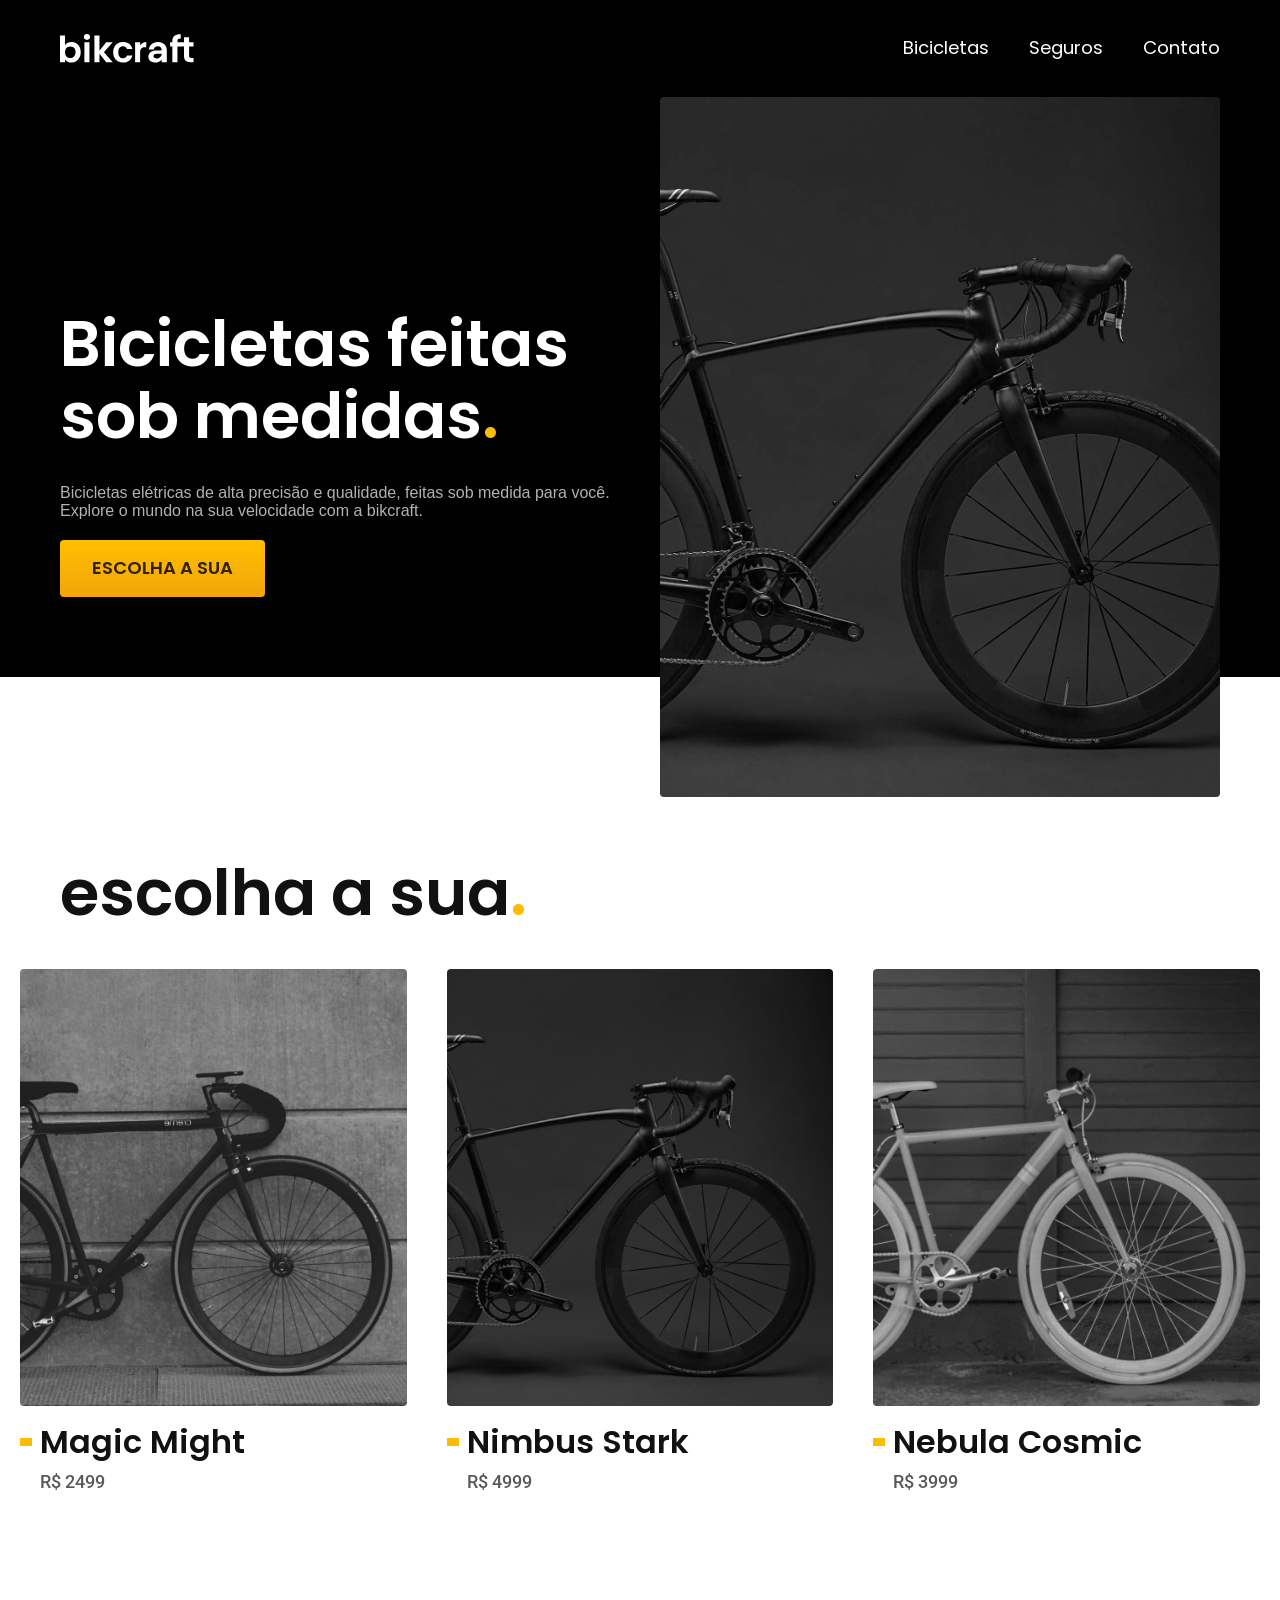
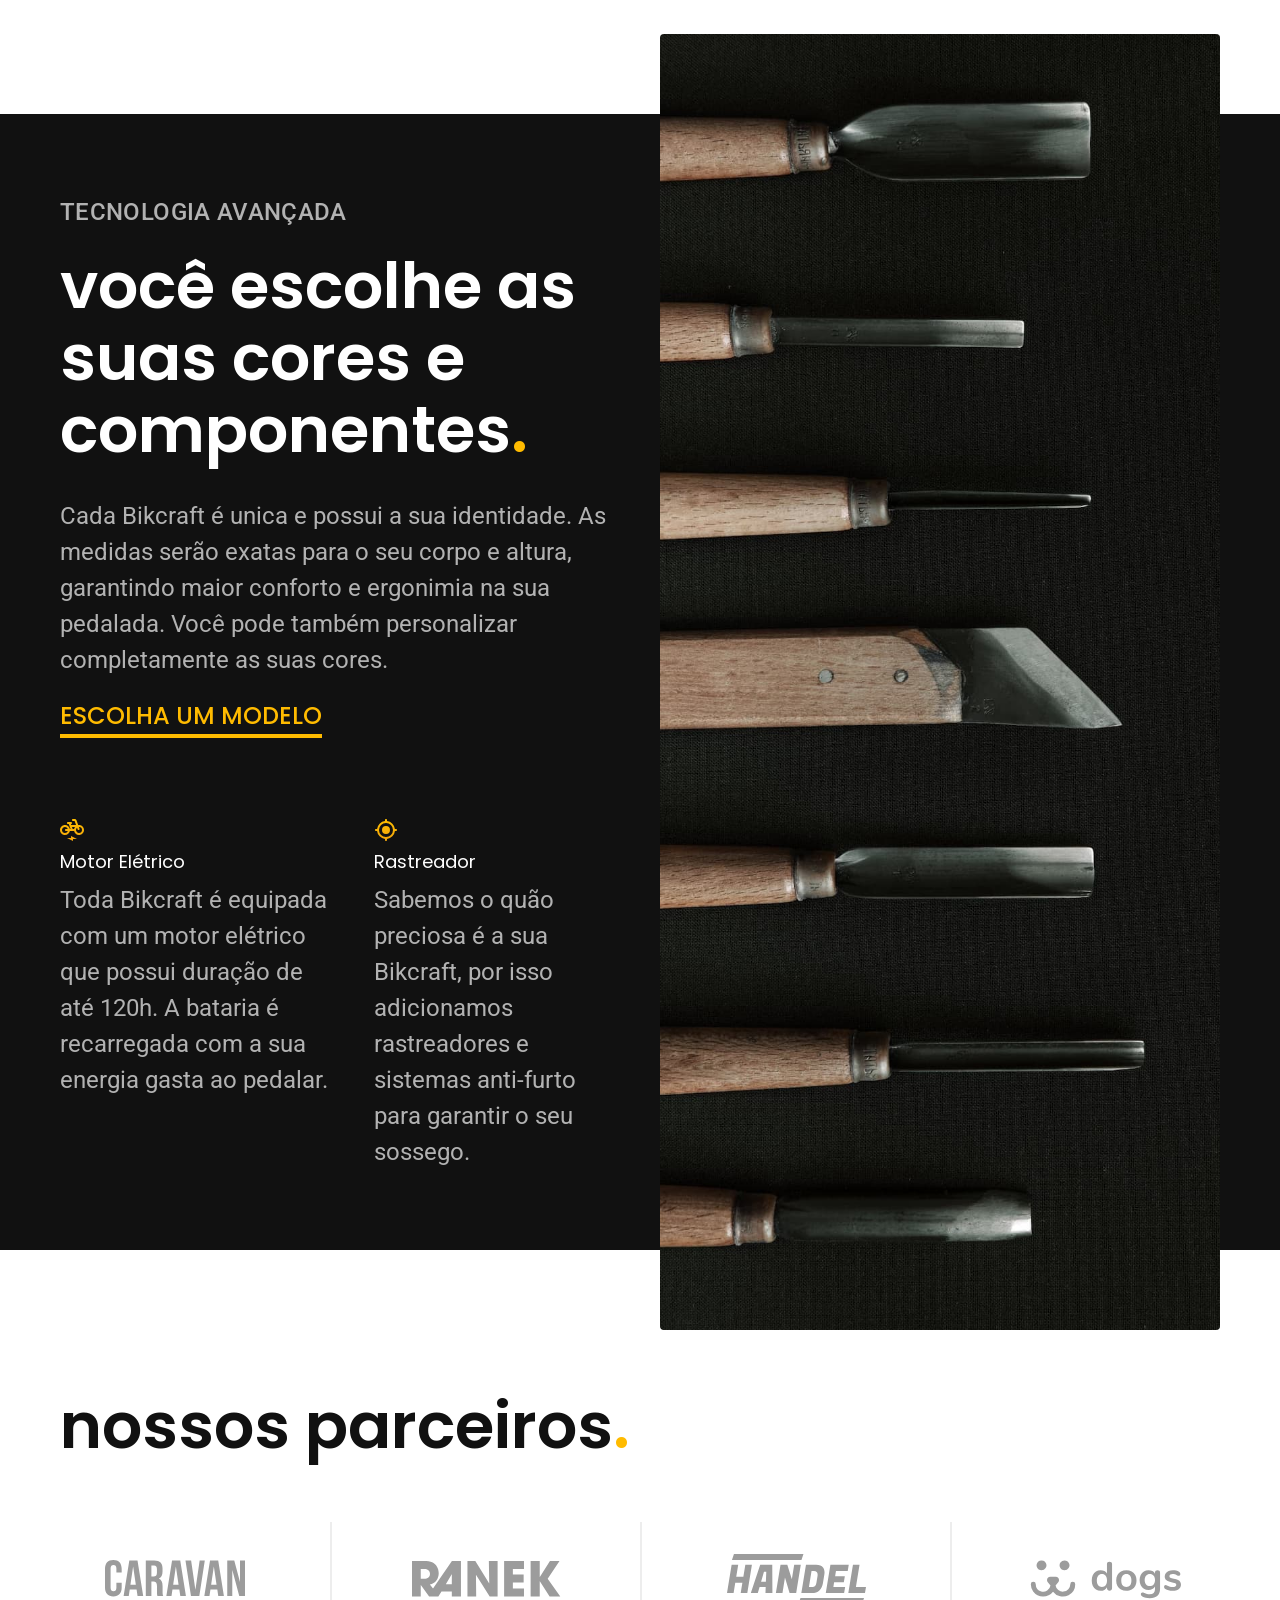
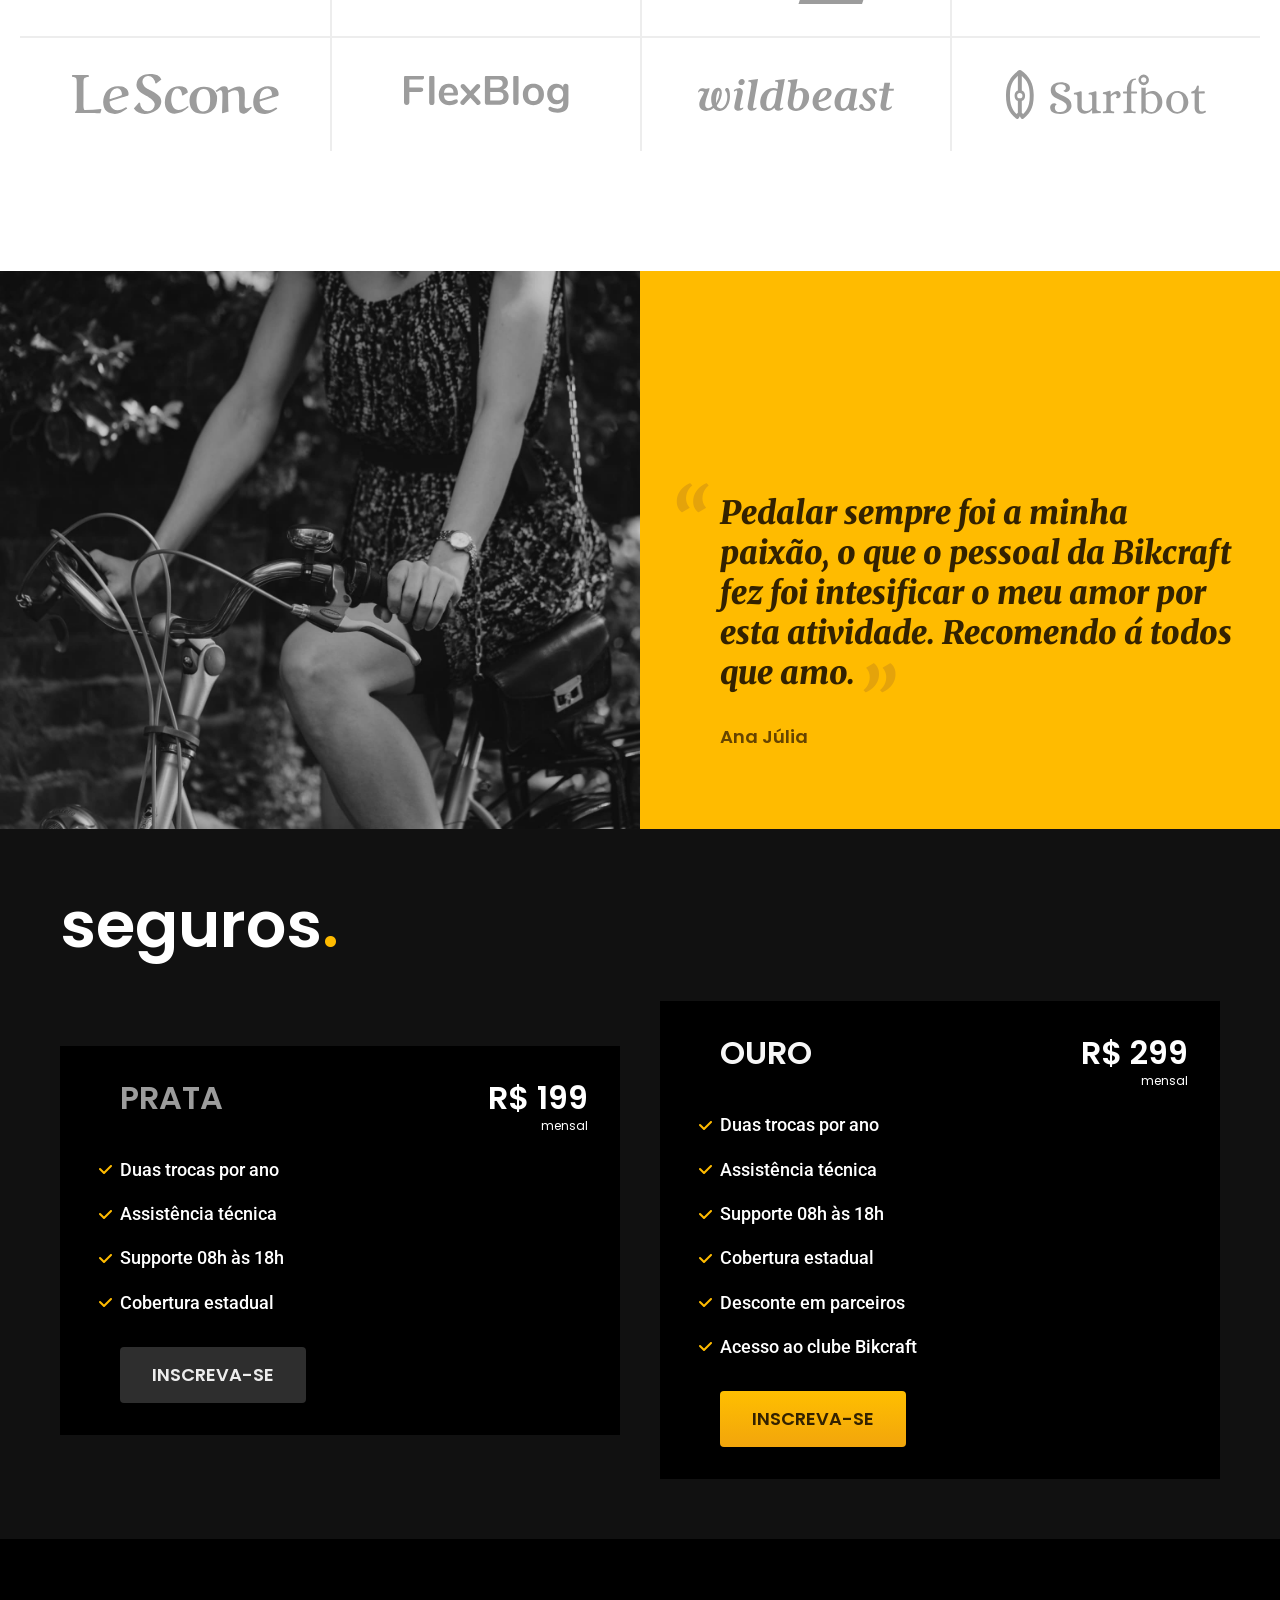
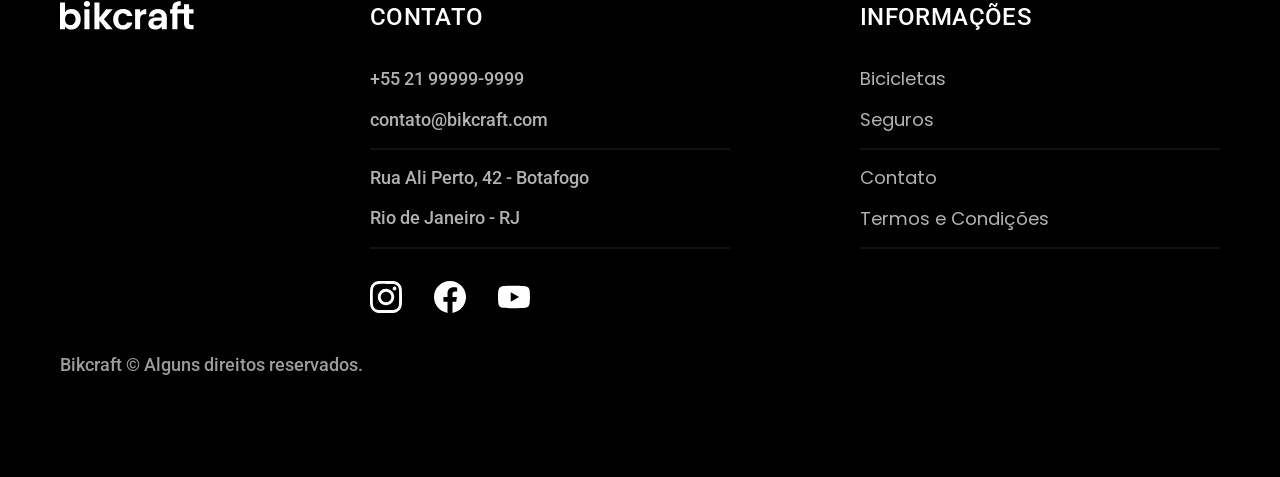
<file: index.html>
<!DOCTYPE html>
<html lang="pt-br">
<head>
  <meta charset="UTF-8">
  <meta name="viewport" content="width=device-width, initial-scale=1.0">
  <title>Bikcraft - Bicicletas Elétricas</title>
  <link rel="preconnect" href="https://fonts.googleapis.com">
  <link rel="preconnect" href="https://fonts.gstatic.com" crossorigin>
  <link href="https://fonts.googleapis.com/css2?family=Merriweather:ital,opsz,wght@0,18..144,300..900;1,18..144,300..900&family=Poppins:ital,wght@0,100;0,200;0,300;0,400;0,500;0,600;0,700;0,800;0,900;1,100;1,200;1,300;1,400;1,500;1,600;1,700;1,800;1,900&family=Roboto:ital,wght@0,100..900;1,100..900&display=swap" rel="stylesheet">
  <meta name="description" content="Bicicletas elétricas de alta precisão e qualidade, feitas sob medida para o cliente. Explore o mundo na sua velocidade com a Bikcraft.">
  <link rel="stylesheet" href="./css/style.css">
</head>
<body>
  <header class="header-bg">
    <div class="header container">
      <a href="./">
        <img src="./img/bikcraft.svg" alt="Bikcraft">
      </a>

      <nav aria-label="primaria">
        <ul class="header-menu font-1-m cor-0">
          <li><a href="./bicicletas.html">Bicicletas</a></li>
          <li><a href="./seguros.html">Seguros</a></li>
          <li><a href="./contrato.html">Contato</a></li>
        </ul>
      </nav>
    </div>
  </header>

  <main class="introducao-bg">
    <div class="introducao container">
      <div class="introducao-conteudo">
        <h1 class="font-1-xxl cor-0">Bicicletas feitas sob medidas<span class="cor-p1">.</span></h1>
        <p class=".font-2-l cor-5">Bicicletas elétricas de alta precisão e qualidade, feitas sob medida para você. Explore o mundo na sua velocidade com a bikcraft.</p>
        <a class="botao" href="./bicicleta.html">Escolha a sua</a>
      </div>
      <div class="introducao-imagem">
        <img src="./img/fotos/introducao.jpg" alt="Bicicleta elétrica preta">
      </div>
    </div>
  </main>

  <article class="bicicletas-lista">
    <h2 class="font-1-xxl container" >escolha a sua<span class="cor-p1">.</span></h2>
    <ul>
      <li>
        <a href="./bicicletas/magic.html">
          <img src="./img/bicicletas/magic-home.jpg" alt="Bicicleta preta">
          <h3 class="font-1-xl">Magic Might</h3>
          <span class="font-2-m cor-8">R$ 2499</span>
        </a>
      </li>
      <li>
        <a href="./bicicletas/nimbus.html">
          <img src="./img/bicicletas/nimbus-home.jpg" alt="Bicicleta preta">
          <h3 class="font-1-xl">Nimbus Stark</h3>
          <span class="font-2-m cor-8">R$ 4999</span>
        </a>
      </li>
      <li>
        <a href="./bicicletas/nebula.html">
          <img src="./img/bicicletas/nebula-home.jpg" alt="Bicicleta preta">
          <h3 class="font-1-xl">Nebula Cosmic</h3>
          <span class="font-2-m cor-8">R$ 3999</span>
        </a>
      </li>
    </ul>
  </article>

  <article class="tecnologia-bg">
    <div class="tecnologia container">
      <div class="tecnologia-conteudo">
        <span class="font-2-l-b cor-5">Tecnologia Avançada</span>
        <h2 class="font-1-xxl cor-0">você escolhe as suas cores e componentes<span class="cor-p1">.</span></h2>
        <p class="font-2-l cor-5">Cada Bikcraft é unica e possui a sua identidade. As medidas serão exatas para o seu corpo e altura, garantindo maior conforto e ergonimia na sua pedalada. Você pode também personalizar completamente as suas cores.</p>
        <a class="link" href="./bicicletas.html">Escolha um modelo</a>
        <div class="tecnologia-vantagens">
          <div>
            <img src="./img/icones/eletrica.svg" alt="">
            <h3 class="font-1-m cor-0">Motor Elétrico</h3>
            <p class="font-2-s cor-5">Toda Bikcraft é equipada com um motor elétrico que possui duração de até 120h. A bataria é recarregada com a sua energia gasta ao pedalar.</p>
          </div>
          <div>
            <img src="./img/icones/rastreador.svg" alt="">
            <h3 class="font-1-m cor-0">Rastreador</h3>
            <p class="font-2-s cor-5">Sabemos o quão preciosa é a sua Bikcraft, por isso adicionamos rastreadores e sistemas anti-furto para garantir o seu sossego.</p>
          </div>
        </div>
      </div>

      <div class="tecnologia-imagem">
        <img src="./img/fotos/tecnologia.jpg" alt="">
      </div>
    </div>
  </article>

  <section class="parceiros" aria-label="Nossos Parceiros">
    <h2 class="font-1-xxl container" >nossos parceiros<span class="cor-p1">.</span></h2>

    <ul>
      <li>
        <img src="./img/parceiros/caravan.svg" alt="caravan">
      </li>
      <li>
        <img src="./img/parceiros/ranek.svg" alt="ranek">
      </li>
      <li>
        <img src="./img/parceiros/handel.svg" alt="handel">
      </li>
      <li>
        <img src="./img/parceiros/dogs.svg" alt="dogs">
      </li>
      <li>
        <img src="./img/parceiros/lescone.svg" alt="lescone">
      </li>
      <li>
        <img src="./img/parceiros/flexblog.svg" alt="flexblog">
      </li>
      <li>
        <img src="./img/parceiros/wildbeast.svg" alt="wildbeast">
      </li>
      <li>
        <img src="./img/parceiros/surfbot.svg" alt="surfbot">
      </li>
    </ul>
  </section>

  <section class="depoimento" aria-label="Depoimento">
    <div>
      <img src="./img/fotos/depoimento.jpg" alt="Pessoa pedalando um bicicleta Bikcraft">
    </div>

    <div class="depoimento-conteudo">
      <blockquote class="font-1-xl cor-p5">
        <p>
          Pedalar sempre foi a minha paixão, o que o pessoal da Bikcraft fez foi intesificar o meu amor por esta atividade. Recomendo á todos que amo.
        </p>
      </blockquote>
      <span class="font-1-m-b cor-p4">Ana Júlia</span>
    </div>
  </section>

  <article class="seguros-bg">
    <div class="seguros container">
      <h2 class="font-1-xxl cor-0">seguros<span class="cor-p1">.</span></h2>
      <div class="seguros-item">
        <h3 class="font-1-xl cor-6">PRATA</h3>
        <span class="font-1-xl cor-0">R$ 199 <span class="font-1-xs cor-66">mensal</span></span>
        <ul class="font-2-m cor-0">
          <li>Duas trocas por ano</li>
          <li>Assistência técnica</li>
          <li>Supporte 08h às 18h</li>
          <li>Cobertura  estadual</li>
        </ul>
        <a class="botao secundario" href="./orcamento.html">Inscreva-se</a>
      </div>
      <div class="seguros-item">
        <h3 class="font-1-xl cor-1">OURO</h3>
        <span class="font-1-xl cor-0">R$ 299 <span class="font-1-xs cor-66">mensal</span></span>
        <ul class="font-2-m cor-0">
          <li>Duas trocas por ano</li>
          <li>Assistência técnica</li>
          <li>Supporte 08h às 18h</li>
          <li>Cobertura  estadual</li>
          <li>Desconte em parceiros</li>
          <li>Acesso ao clube  Bikcraft</li>
        </ul>
        <a class="botao" href="./orcamento.html">Inscreva-se</a>
      </div>
    </div>
  </article>
  
  <footer class="footer-bg">
    <div class="footer container">
      <img src="./img/bikcraft.svg" alt="Bikcraft">
      <div class="footer-contato">
        <h3 class="font-2-l-b cor-0">Contato</h3>
        <ul class="font-2-m cor-5">
          <li><a href="tel:+5534999999999"> +55 21 99999-9999</a></li>
          <li><a href="mailto:contato@bikcraft.com">contato@bikcraft.com</a></li>
          <li>Rua Ali Perto, 42 - Botafogo</li>
          <li>Rio de Janeiro - RJ</li>
        </ul>
        <div class="footer-redes">
          <a href="./">
            <img src="./img/redes/instagram.svg" alt="">
          </a>
          <a href="./">
            <img src="./img/redes/facebook.svg" alt="">
          </a>
          <a href="./">
            <img src="./img/redes/youtube.svg" alt="">
          </a>
        </div>
      </div>
      <div class="footer-informacoes">
        <h3 class="font-2-l-b cor-0">Informações</h3>
        <nav>
          <ul class="font-1-m cor-5">
            <li><a href="./bicicletas.html">Bicicletas</a></li>
            <li><a href="./seguros.html">Seguros</a></li>
            <li><a href="./contato.html">Contato</a></li>
            <li><a href="./termos.html">Termos e Condições</a></li>
          </ul>
        </nav>
      </div>
      <p class="footer-copy font-2-m cor-6">Bikcraft © Alguns direitos reservados.</p>
    </div>
  </footer>
</body>
</html>
</file>
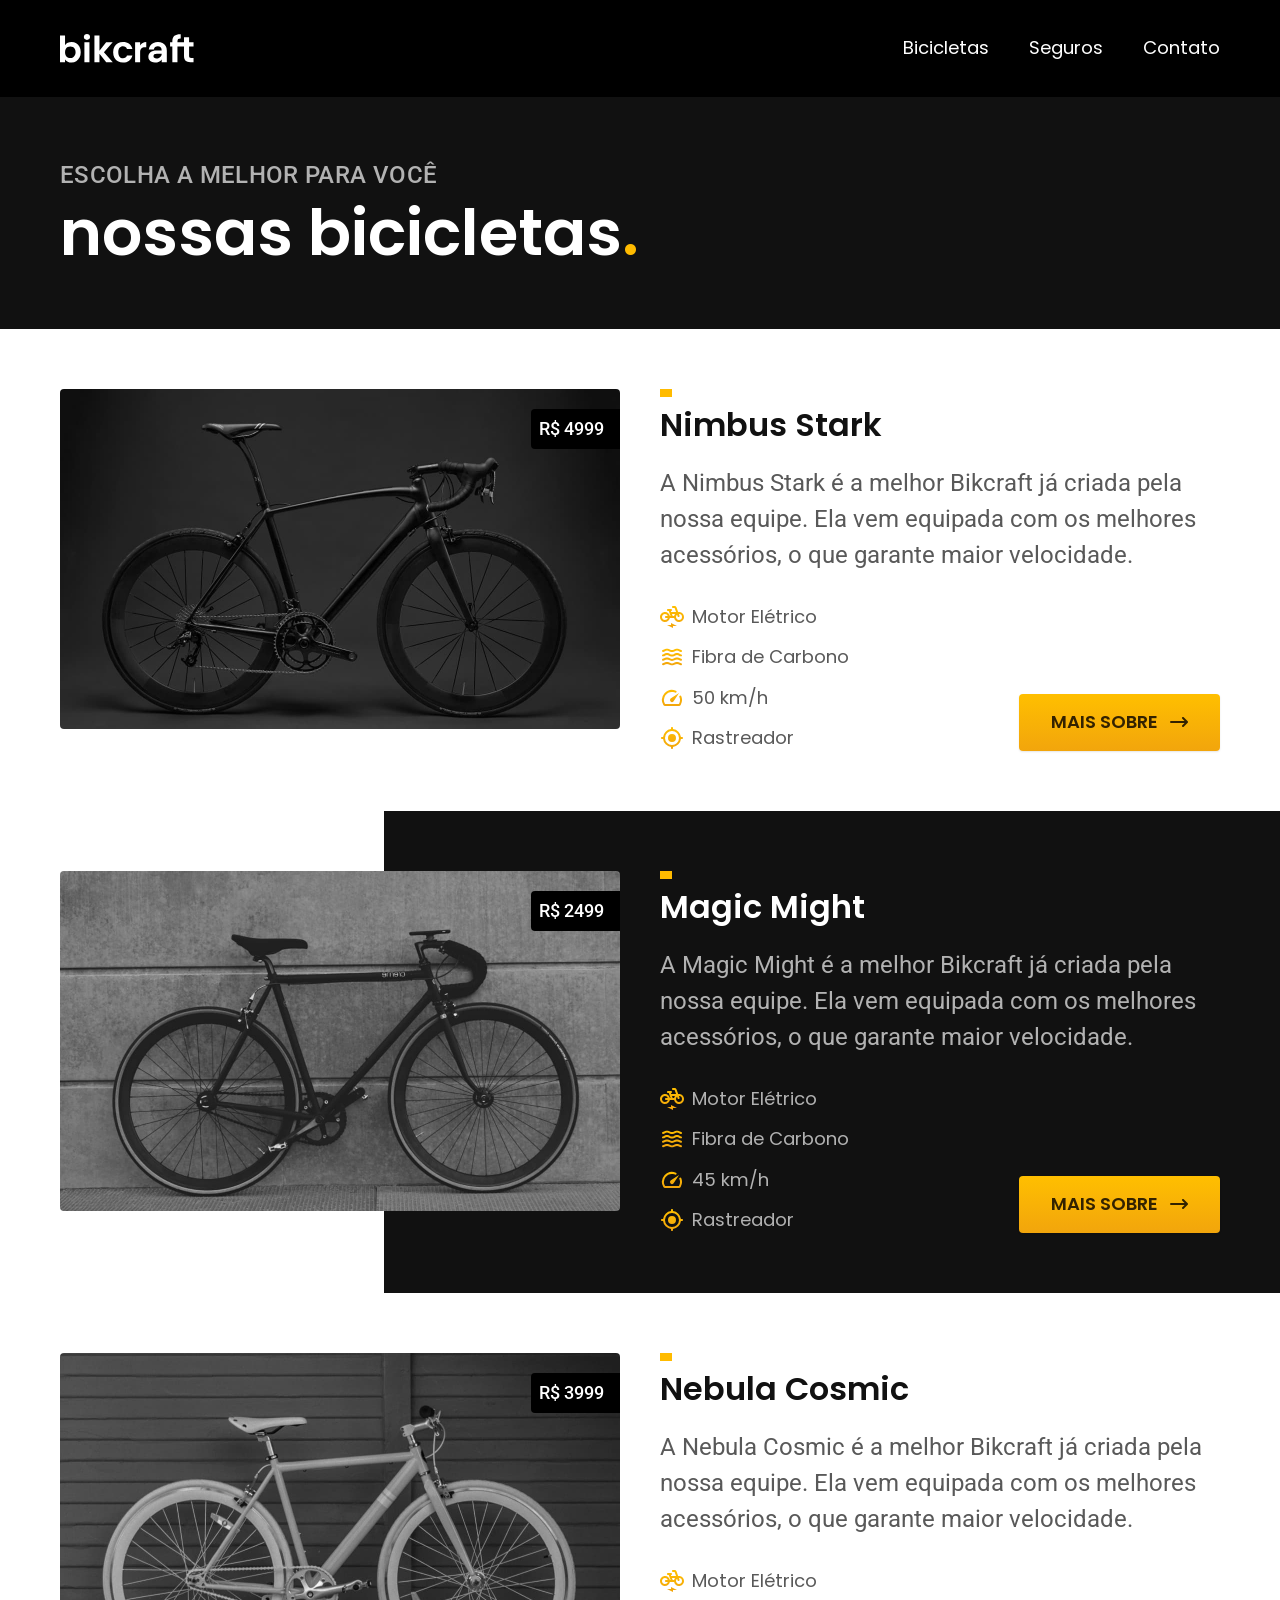
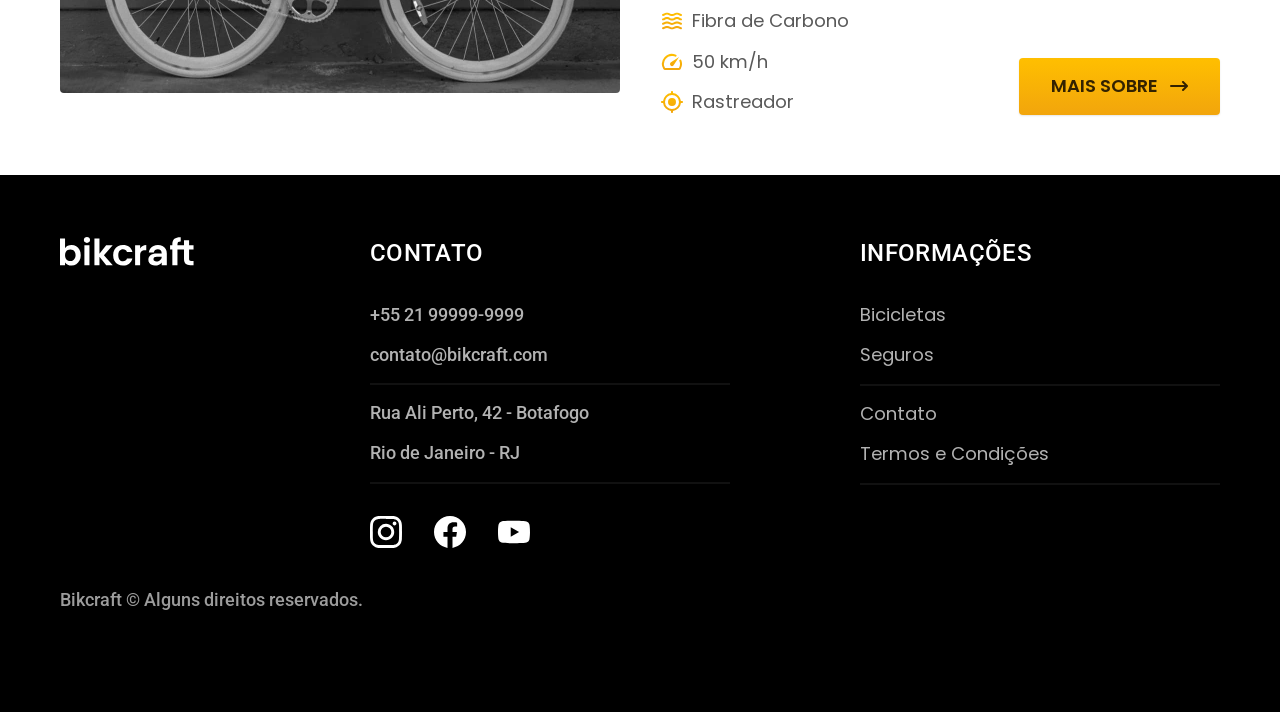
<file: bicicletas.html>
<!DOCTYPE html>
<html lang="pt-br">
<head>
  <meta charset="UTF-8">
  <meta name="viewport" content="width=device-width, initial-scale=1.0">
  <title>Bicicletas | Bikcraft</title>
  <link rel="preconnect" href="https://fonts.googleapis.com">
  <link rel="preconnect" href="https://fonts.gstatic.com" crossorigin>
  <link href="https://fonts.googleapis.com/css2?family=Merriweather:ital,opsz,wght@0,18..144,300..900;1,18..144,300..900&family=Poppins:ital,wght@0,100;0,200;0,300;0,400;0,500;0,600;0,700;0,800;0,900;1,100;1,200;1,300;1,400;1,500;1,600;1,700;1,800;1,900&family=Roboto:ital,wght@0,100..900;1,100..900&display=swap" rel="stylesheet">
  <meta name="description" content="Bicicletas">
  <link rel="stylesheet" href="./css/style.css">
</head>
<body id="bicicletas">
  <header class="header-bg">
    <div class="header container">
      <a href="./">
        <img src="./img/bikcraft.svg" alt="Bikcraft">
      </a>

      <nav aria-label="primaria">
        <ul class="header-menu font-1-m cor-0">
          <li><a href="./bicicletas.html">Bicicletas</a></li>
          <li><a href="./seguros.html">Seguros</a></li>
          <li><a href="./contrato.html">Contato</a></li>
        </ul>
      </nav>
    </div>
  </header>

  <main>
    <div class="titulo-bg">
      <div class="titulo container">
        <p class="font-2-l-b cor-5">Escolha a melhor para você</p>
        <h1 class="font-1-xxl cor-0">nossas bicicletas<span class="cor-p1">.</span></h1>
      </div>
    </div>

      <div class="bicicletas container">
        <div class="bicicletas-imagem">
          <img src="./img/bicicletas/nimbus.jpg" alt="Bicicleta preta">
          <span class="font-2-m cor-0">R$ 4999</span>
        </div>

        <div class="bicicletas-conteudo">
          <h2 class="font-1-xl">Nimbus Stark</h2>
          <p class="font-2-s cor-8">A Nimbus Stark é a melhor Bikcraft já criada pela nossa equipe. Ela vem equipada com os melhores acessórios, o que garante maior velocidade.</p>

          <ul class="font-1-m cor-8">
            <li>
              <img src="./img/icones/eletrica.svg" alt="">
              Motor Elétrico
            </li>
            <li>
              <img src="./img/icones/carbono.svg" alt="">
              Fibra de Carbono
            </li>
            <li>
              <img src="./img/icones/velocidade.svg" alt="">
              50 km/h
            </li>
            <li>
              <img src="./img/icones/rastreador.svg" alt="">
              Rastreador
            </li>
          </ul>
          <a class="botao seta" href="./bicicletas/nimbus.html">Mais Sobre</a>
        </div>
      </div>

    <div class="bicicletas-bg">
      <div class="bicicletas container">
        <div class="bicicletas-imagem">
          <img src="./img/bicicletas/magic.jpg" alt="Bicicleta preta">
          <span class="font-2-m cor-0">R$ 2499</span>
        </div>

        <div class="bicicletas-conteudo">
          <h2 class="font-1-xl cor-0">Magic Might</h2>
          <p class="font-2-s cor-5">A Magic Might é a melhor Bikcraft já criada pela nossa equipe. Ela vem equipada com os melhores acessórios, o que garante maior velocidade.</p>

          <ul class="font-1-m cor-5">
            <li>
              <img src="./img/icones/eletrica.svg" alt="">
              Motor Elétrico
            </li>
            <li>
              <img src="./img/icones/carbono.svg" alt="">
              Fibra de Carbono
            </li>
            <li>
              <img src="./img/icones/velocidade.svg" alt="">
              45 km/h
            </li>
            <li>
              <img src="./img/icones/rastreador.svg" alt="">
              Rastreador
            </li>
          </ul>
          <a class="botao seta" href="./bicicletas/magic.html">Mais Sobre</a>
        </div>
      </div>
    </div>

      <div class="bicicletas container">
        <div class="bicicletas-imagem">
          <img src="./img/bicicletas/nebula.jpg" alt="Bicicleta preta">
          <span class="font-2-m cor-0">R$ 3999</span>
        </div>

        <div class="bicicletas-conteudo">
          <h2 class="font-1-xl">Nebula Cosmic</h2>
          <p class="font-2-s cor-8">A Nebula Cosmic é a melhor Bikcraft já criada pela nossa equipe. Ela vem equipada com os melhores acessórios, o que garante maior velocidade.</p>

          <ul class="font-1-m cor-8">
            <li>
              <img src="./img/icones/eletrica.svg" alt="">
              Motor Elétrico
            </li>
            <li>
              <img src="./img/icones/carbono.svg" alt="">
              Fibra de Carbono
            </li>
            <li>
              <img src="./img/icones/velocidade.svg" alt="">
              50 km/h
            </li>
            <li>
              <img src="./img/icones/rastreador.svg" alt="">
              Rastreador
            </li>
          </ul>
          <a class="botao seta" href="./bicicletas/nebula.html">Mais Sobre</a>
        </div>
      </div>


  </main>

  <footer class="footer-bg">
    <div class="footer container">
      <img src="./img/bikcraft.svg" alt="Bikcraft">
      <div class="footer-contato">
        <h3 class="font-2-l-b cor-0">Contato</h3>
        <ul class="font-2-m cor-5">
          <li><a href="tel:+5534999999999"> +55 21 99999-9999</a></li>
          <li><a href="mailto:contato@bikcraft.com">contato@bikcraft.com</a></li>
          <li>Rua Ali Perto, 42 - Botafogo</li>
          <li>Rio de Janeiro - RJ</li>
        </ul>
        <div class="footer-redes">
          <a href="./">
            <img src="./img/redes/instagram.svg" alt="">
          </a>
          <a href="./">
            <img src="./img/redes/facebook.svg" alt="">
          </a>
          <a href="./">
            <img src="./img/redes/youtube.svg" alt="">
          </a>
        </div>
      </div>
      <div class="footer-informacoes">
        <h3 class="font-2-l-b cor-0">Informações</h3>
        <nav>
          <ul class="font-1-m cor-5">
            <li><a href="./bicicletas.html">Bicicletas</a></li>
            <li><a href="./seguros.html">Seguros</a></li>
            <li><a href="./contato.html">Contato</a></li>
            <li><a href="./termos.html">Termos e Condições</a></li>
          </ul>
        </nav>
      </div>
      <p class="footer-copy font-2-m cor-6">Bikcraft © Alguns direitos reservados.</p>
    </div>
  </footer>
</body>
</html>
</file>
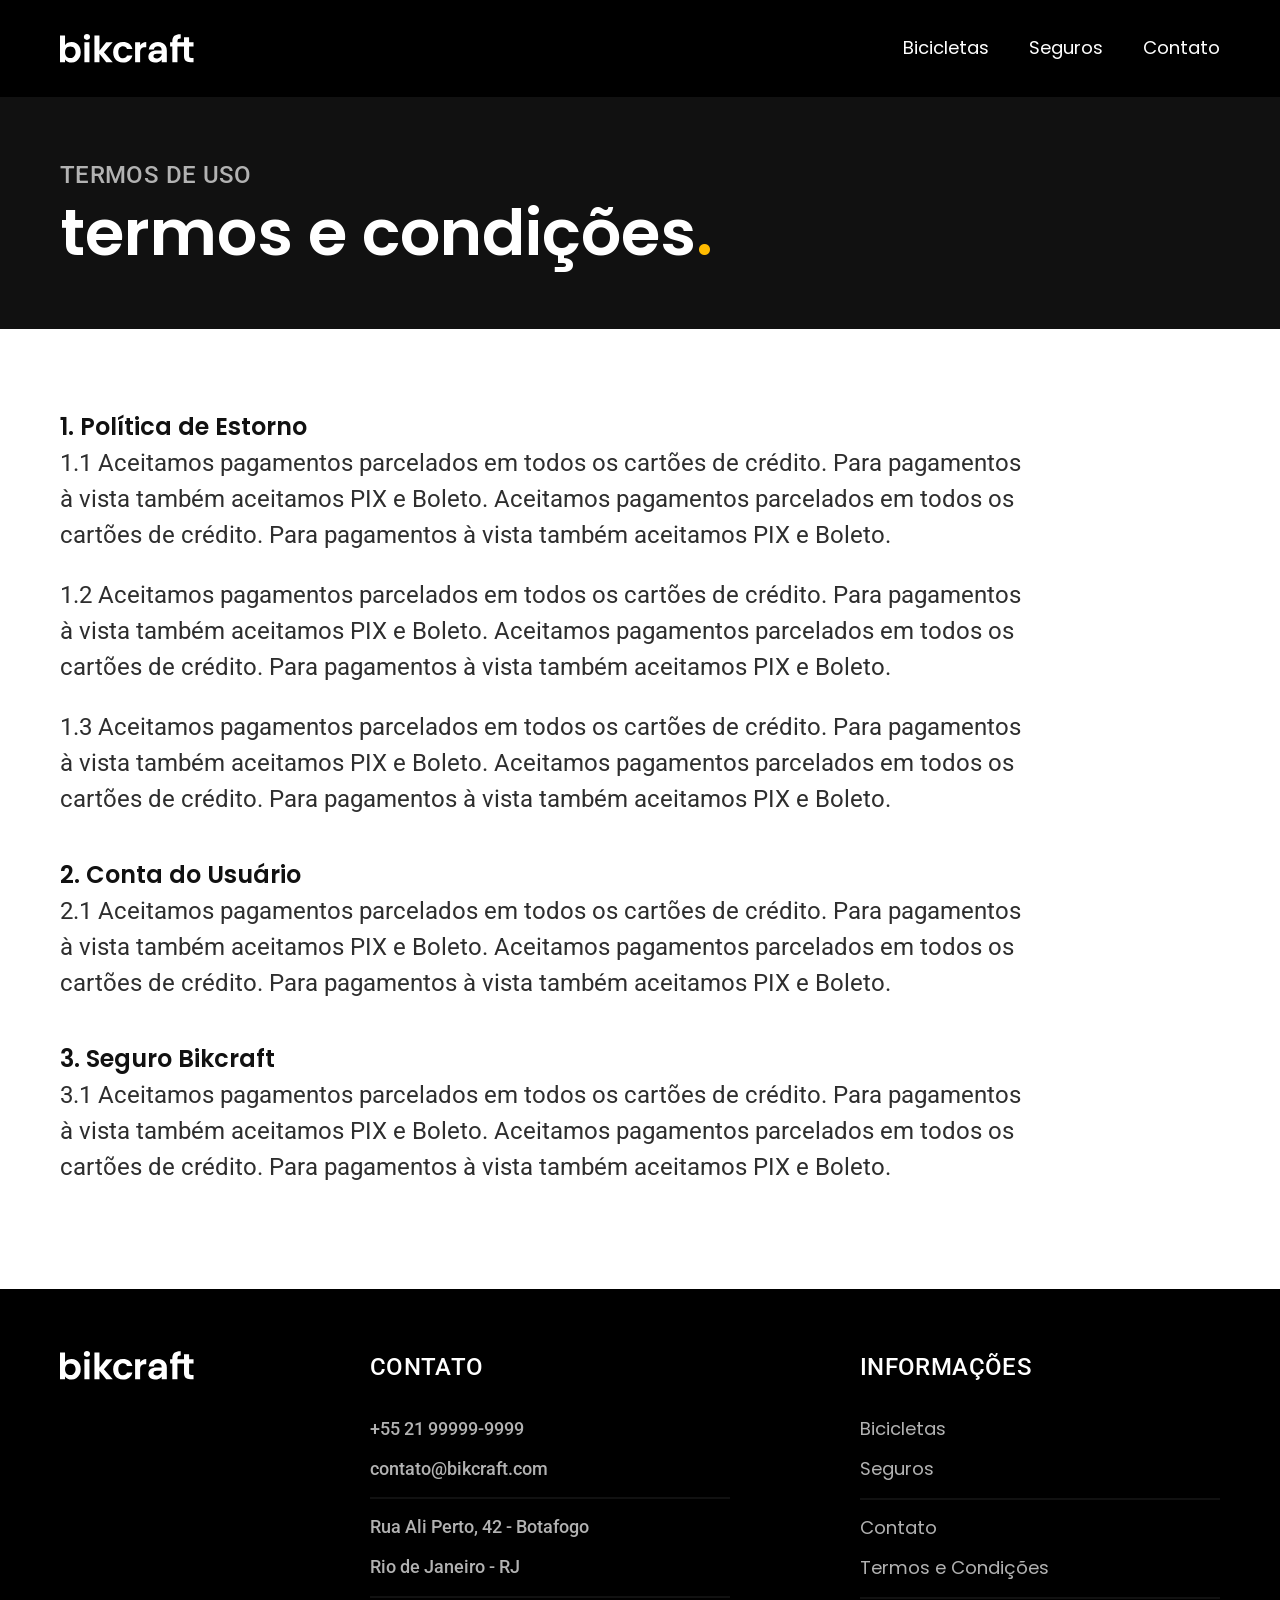
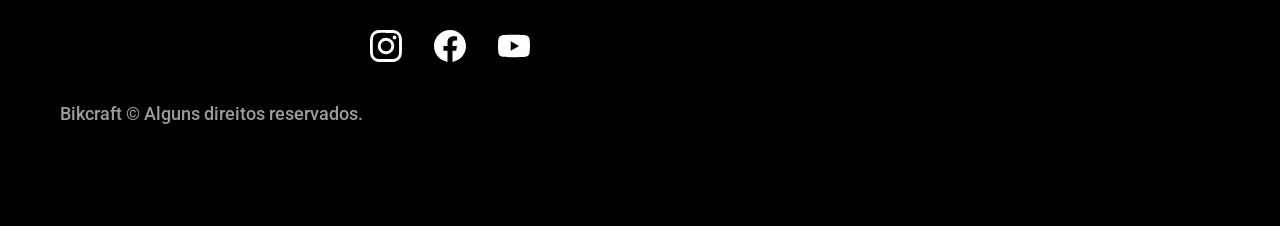
<file: termos.html>
<!DOCTYPE html>
<html lang="pt-br">
<head>
  <meta charset="UTF-8">
  <meta name="viewport" content="width=device-width, initial-scale=1.0">
  <title>Termos e Condições | Bikcraft</title>
  <link rel="preconnect" href="https://fonts.googleapis.com">
  <link rel="preconnect" href="https://fonts.gstatic.com" crossorigin>
  <link href="https://fonts.googleapis.com/css2?family=Merriweather:ital,opsz,wght@0,18..144,300..900;1,18..144,300..900&family=Poppins:ital,wght@0,100;0,200;0,300;0,400;0,500;0,600;0,700;0,800;0,900;1,100;1,200;1,300;1,400;1,500;1,600;1,700;1,800;1,900&family=Roboto:ital,wght@0,100..900;1,100..900&display=swap" rel="stylesheet">
  <meta name="description" content="Termos e condições">
  <link rel="stylesheet" href="./css/style.css">
</head>
<body id="termos">
  <header class="header-bg">
    <div class="header container">
      <a href="./">
        <img src="./img/bikcraft.svg" alt="Bikcraft">
      </a>

      <nav aria-label="primaria">
        <ul class="header-menu font-1-m cor-0">
          <li><a href="./bicicletas.html">Bicicletas</a></li>
          <li><a href="./seguros.html">Seguros</a></li>
          <li><a href="./contrato.html">Contato</a></li>
        </ul>
      </nav>
    </div>
  </header>

  <main>
    <div class="titulo-bg">
      <div class="titulo container">
        <p class="font-2-l-b cor-5">Termos de uso</p>
        <h1 class="font-1-xxl cor-0">termos e condições<span class="cor-p1">.</span></h1>
      </div>
    </div>

    <div class="termos font-2-s cor-10 container">
      <h2 class="font-1-l cor-11">1. Política de Estorno</h2>
      <p>1.1 Aceitamos pagamentos parcelados em todos os cartões de crédito. Para pagamentos à vista também aceitamos PIX e Boleto. Aceitamos pagamentos parcelados em todos os cartões de crédito. Para pagamentos à vista também aceitamos PIX e Boleto.</p>
      <p>1.2 Aceitamos pagamentos parcelados em todos os cartões de crédito. Para pagamentos à vista também aceitamos PIX e Boleto. Aceitamos pagamentos parcelados em todos os cartões de crédito. Para pagamentos à vista também aceitamos PIX e Boleto.</p>
      <p>1.3 Aceitamos pagamentos parcelados em todos os cartões de crédito. Para pagamentos à vista também aceitamos PIX e Boleto. Aceitamos pagamentos parcelados em todos os cartões de crédito. Para pagamentos à vista também aceitamos PIX e Boleto.</p>
      <h2 class="font-1-l cor-11">2. Conta do Usuário</h2>
      <p>2.1 Aceitamos pagamentos parcelados em todos os cartões de crédito. Para pagamentos à vista também aceitamos PIX e Boleto. Aceitamos pagamentos parcelados em todos os cartões de crédito. Para pagamentos à vista também aceitamos PIX e Boleto.</p>
      <h2 class="font-1-l cor-11">3. Seguro Bikcraft</h2>
      <p>3.1 Aceitamos pagamentos parcelados em todos os cartões de crédito. Para pagamentos à vista também aceitamos PIX e Boleto. Aceitamos pagamentos parcelados em todos os cartões de crédito. Para pagamentos à vista também aceitamos PIX e Boleto.</p>
    </div>
  </main>

  <footer class="footer-bg">
    <div class="footer container">
      <img src="./img/bikcraft.svg" alt="Bikcraft">
      <div class="footer-contato">
        <h3 class="font-2-l-b cor-0">Contato</h3>
        <ul class="font-2-m cor-5">
          <li><a href="tel:+5534999999999"> +55 21 99999-9999</a></li>
          <li><a href="mailto:contato@bikcraft.com">contato@bikcraft.com</a></li>
          <li>Rua Ali Perto, 42 - Botafogo</li>
          <li>Rio de Janeiro - RJ</li>
        </ul>
        <div class="footer-redes">
          <a href="./">
            <img src="./img/redes/instagram.svg" alt="">
          </a>
          <a href="./">
            <img src="./img/redes/facebook.svg" alt="">
          </a>
          <a href="./">
            <img src="./img/redes/youtube.svg" alt="">
          </a>
        </div>
      </div>
      <div class="footer-informacoes">
        <h3 class="font-2-l-b cor-0">Informações</h3>
        <nav>
          <ul class="font-1-m cor-5">
            <li><a href="./bicicletas.html">Bicicletas</a></li>
            <li><a href="./seguros.html">Seguros</a></li>
            <li><a href="./contato.html">Contato</a></li>
            <li><a href="./termos.html">Termos e Condições</a></li>
          </ul>
        </nav>
      </div>
      <p class="footer-copy font-2-m cor-6">Bikcraft © Alguns direitos reservados.</p>
    </div>
  </footer>
</body>
</html>
</file>
<file: css/style.css>
@import "./global/global.css";
@import "./global/header.css";
@import "./home/introducao.css";
@import "./utilidades/componentes.css";
@import "./utilidades/tipografia.css";
@import "./utilidades/cores.css";
@import "./bicicletas/bicicletas-listas.css";
@import "./bicicletas/bicicletas.css";
@import "./home/tecnologia.css";
@import "./home/parceiros.css";
@import "./home/depoimento.css";
@import "./seguros/seguros.css";
@import "./global/footer.css";
@import "./termos/termos.css";
</file>
